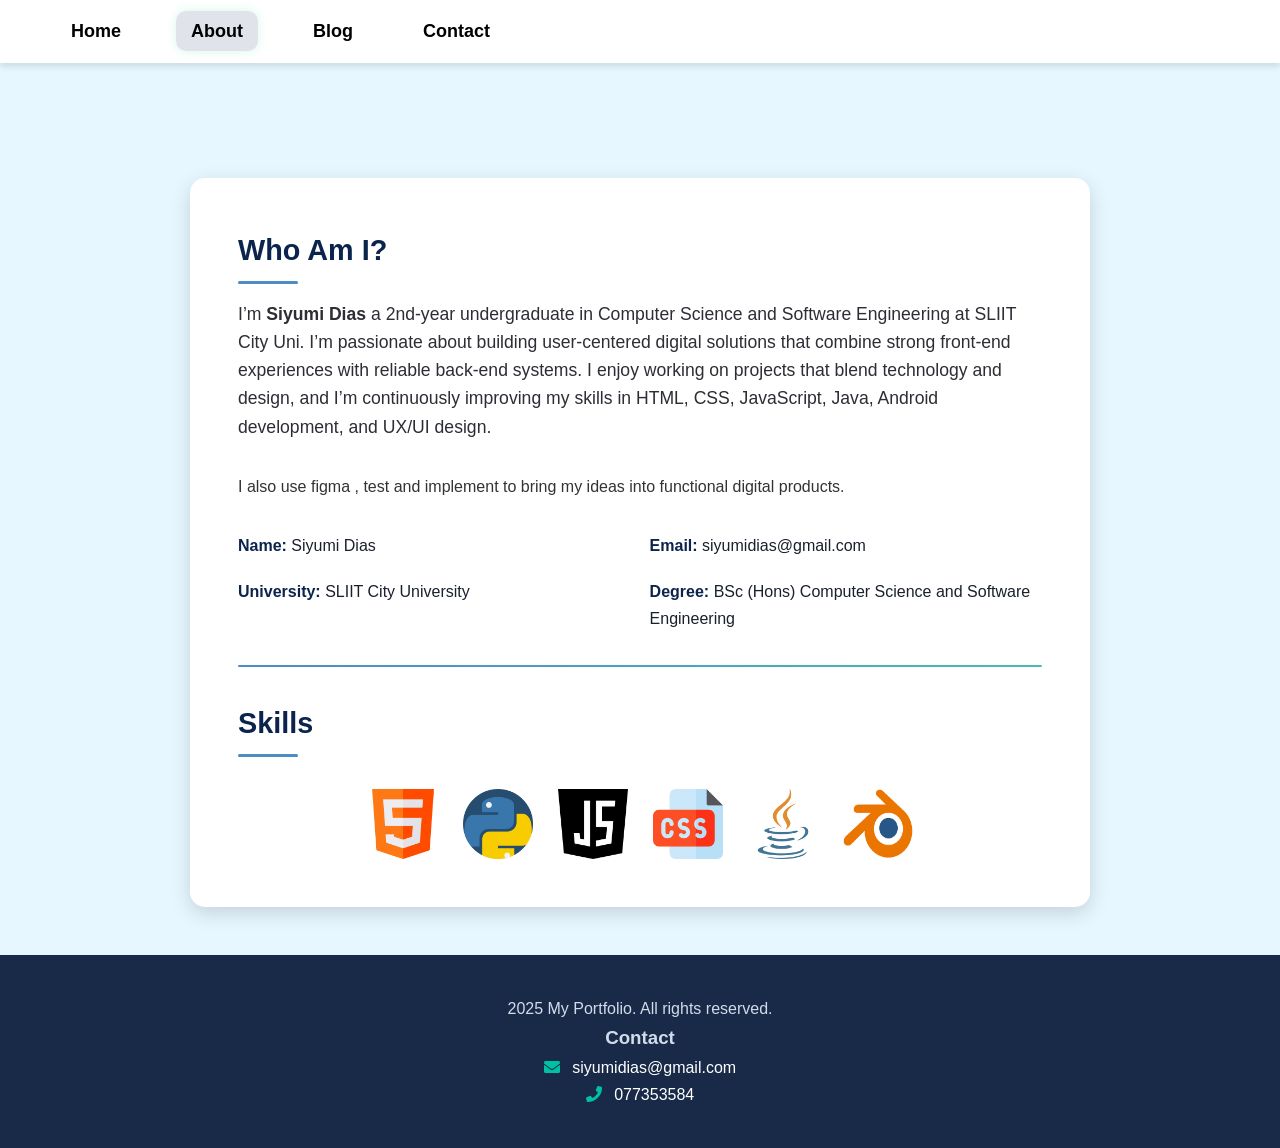
<file: about.html>
<!DOCTYPE html>
<html lang="en">

<head>
  <meta charset="UTF-8">
  <meta name="viewport" content="width=device-width, initial-scale=1.0">
  <title>About Me</title>
  <link rel="stylesheet" href="stylesheet.css">
  <link rel="stylesheet" href="https://cdnjs.cloudflare.com/ajax/libs/font-awesome/5.15.4/css/all.min.css">
</head>

<body>
  <!--  Navbar -->
  <header class="site-header">

    <nav class="main-nav">
      <ul>
        <li><a href="home.html" class="nav-link">Home</a></li>
        <li><a href="about.html" class="nav-link active">About</a></li>
        <li><a href="blog.html" class="nav-link">Blog</a></li>
        <li><a href="contact.html" class="nav-link">Contact</a></li>
      </ul>
    </nav>
  </header>

  <!--  About Section -->
  <section class="skills">
    <h3>Who Am I?</h3>
    <p class="skills-description">
      I’m <strong>Siyumi Dias</strong>
      a 2nd-year undergraduate in Computer Science and Software Engineering at SLIIT City Uni.
      I’m passionate about building user-centered digital solutions that combine strong front-end experiences with
      reliable back-end systems.
      I enjoy working on projects that blend technology and design, and I’m continuously improving my skills in HTML,
      CSS, JavaScript, Java, Android development, and UX/UI design.
    </p>
    <p>I also use figma , test and implement to bring my ideas into functional
      digital products.</p>

    <div class="info-row">
      <div class="info-item"><b>Name:</b> <span>Siyumi Dias</span></div>
      <div class="info-item"><b>Email:</b> <span>siyumidias@gmail.com</span></div>
      <div class="info-item"><b>University:</b> <span>SLIIT City University</span></div>
      <div class="info-item"><b>Degree:</b> <span>BSc (Hons) Computer Science and Software Engineering</span></div>
    </div>

    <hr class="divider">

    <h3>Skills</h3>
    <div class="image-gallery">
      <img src="html.png" alt="HTML" class="small-image">
      <img src="python.png" alt="Python" class="small-image">
      <img src="java-script.png" alt="JavaScript" class="small-image">
      <img src="css.png" alt="CSS" class="small-image">
      <img src="java.png" alt="Java" class="small-image">
      <img src="blender.png" alt="Blender" class="small-image">

    </div>
  </section>
  <!-- A. HTML5 Structure: Footer -->
  <footer class="site-footer">
    <p>2025 My Portfolio. All rights reserved.</p>
    <h3>Contact</h3>
    <p>
      <i class="fas fa-envelope"></i>
      <a href="mailto:siyumidias@gmail.com">siyumidias@gmail.com</a>
    </p>
    <p>
      <i class="fas fa-phone"></i>
      <a href="tel:077353584">077353584</a>
    </p>
  </footer>
</body>

</html>
</file>
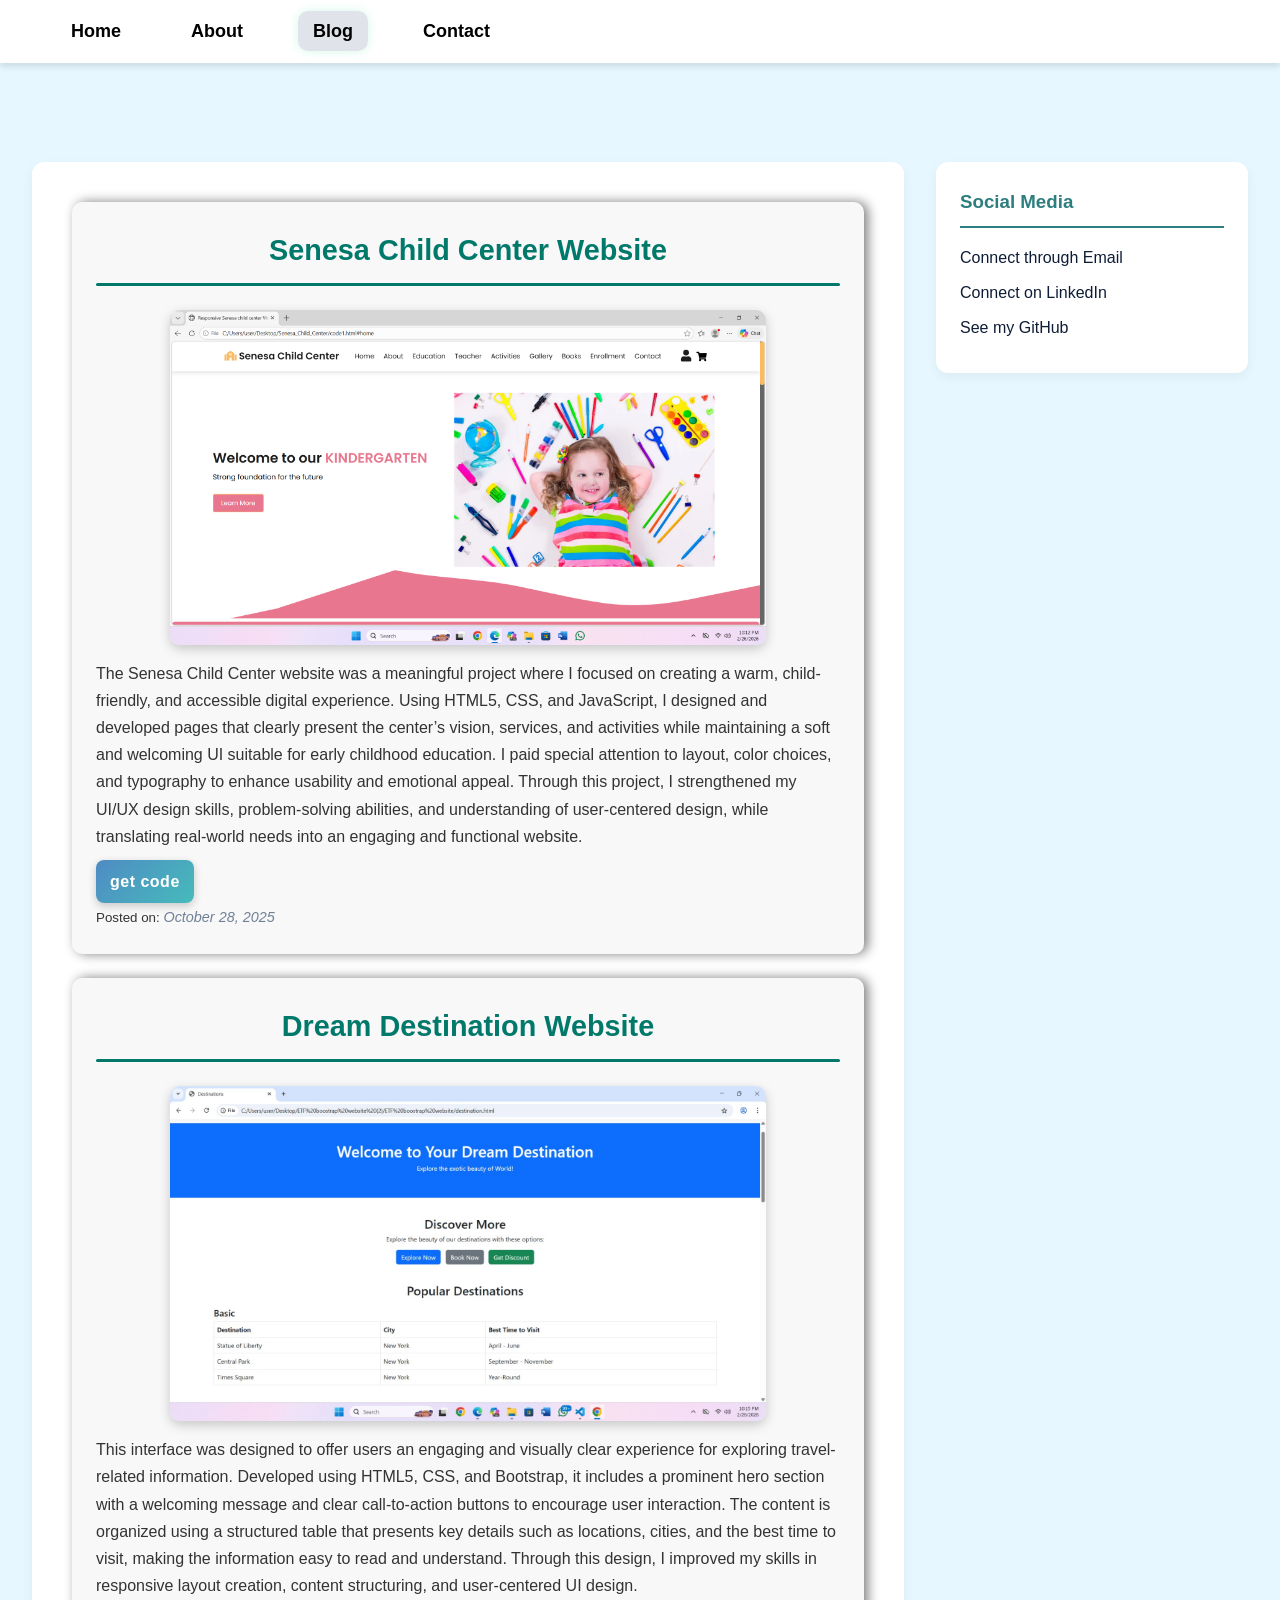
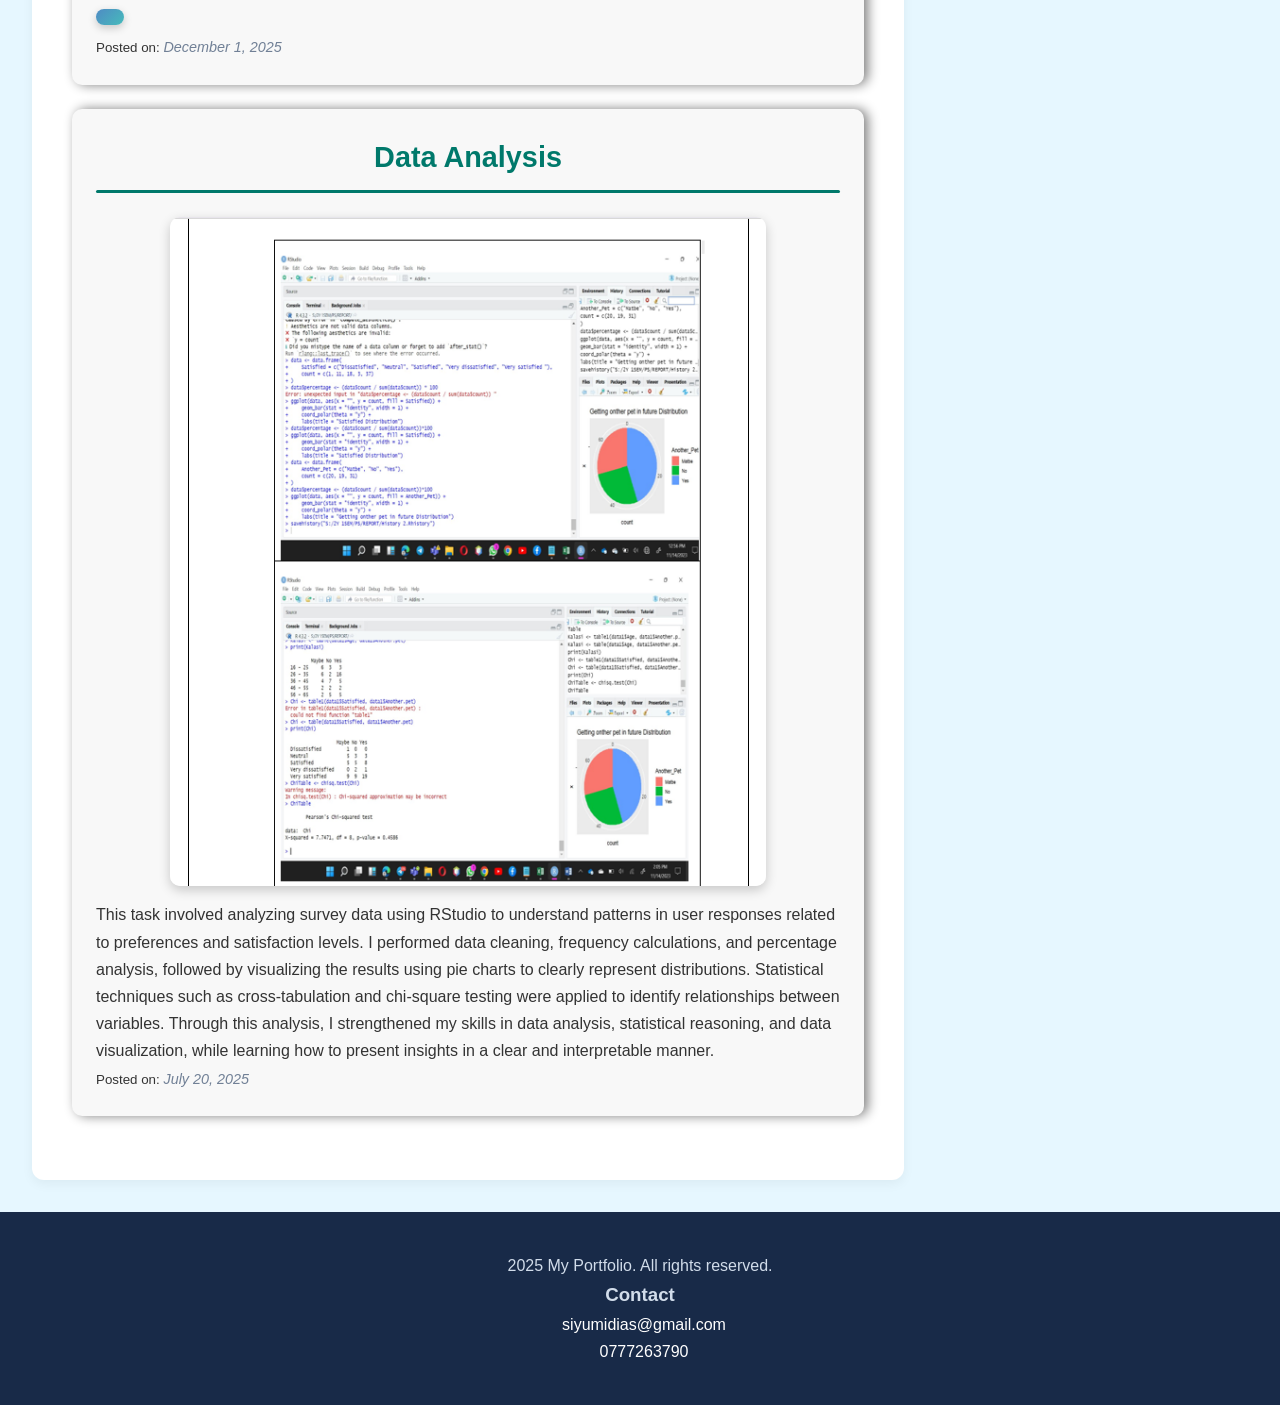
<file: blog.html>
<!DOCTYPE html>
<html lang="en">

<head>
    <meta charset="UTF-8">
    <meta name="viewport" content="width=device-width, initial-scale=1.0">
    <title>Blog</title>
    <link rel="stylesheet" href="stylesheet.css">
</head>

<body>

    <!-- Header -->
    <header class="site-header">

        <nav class="main-nav">
            <ul>
                <li><a href="home.html" class="nav-link">Home</a></li>
                <li><a href="about.html" class="nav-link">About</a></li>
                <li><a href="blog.html" class="nav-link active">Blog</a></li>
                <li><a href="contact.html" class="nav-link">Contact</a></li>
            </ul>
        </nav>
    </header>

    <div class="main-container">

        <!-- Main Content -->
        <main id="main-content">
            <section id="blog">

                <!-- Blog Post 1 -->
                <article class="blog-post">

                    <h3>Senesa Child Center Website</h3>
                    <img src="blog2.png" alt="climacast Feedback" class="blog-img">
                    <p>The Senesa Child Center website was a meaningful project where I focused on creating a warm,
                        child-friendly, and accessible digital experience.
                        Using HTML5, CSS, and JavaScript, I designed and developed pages that clearly present the
                        center’s vision, services, and activities while maintaining a soft and welcoming UI suitable for
                        early childhood education.
                        I paid special attention to layout, color choices, and typography to enhance usability and
                        emotional appeal.
                        Through this project, I strengthened my UI/UX design skills, problem-solving abilities, and
                        understanding of user-centered design, while translating real-world needs into an engaging and
                        functional website.</p>
                    <div class="code-box">
                        <a href="https://github.com/Linuka1/Senesa_Child_Center" target="_blank">get code</a>
                    </div>

                    <!-- Using the <time> element with datetime -->
                    <p><small>Posted on: <time datetime="2025-10-31">October 28, 2025</time></small></p>
                </article>
                <!-- Blog Post 2 -->
                <article class="blog-post">

                    <h3>Dream Destination Website</h3>
                    <img src="blog1.jpeg" alt="climacast Feedback" class="blog-img">
                    <p>This interface was designed to offer users an engaging and visually clear experience for
                        exploring travel-related information. Developed using HTML5, CSS, and Bootstrap, it includes a
                        prominent hero section with a welcoming message and clear call-to-action buttons to encourage
                        user interaction. The content is organized using a structured table that presents key details
                        such as locations, cities, and the best time to visit, making the information easy to read and
                        understand. Through this design, I improved my skills in responsive layout creation, content
                        structuring, and user-centered UI design.</p>
                    <div class="code-box">
                    </div>

                    <!-- Using the <time> element with datetime -->
                    <p><small>Posted on: <time datetime="2025-12-01">December 1, 2025</time></small></p>
                </article>

                <!-- Blog Post 3 -->
                <article class="blog-post">
                    <h3>Data Analysis</h3>
                    <img src="blog3.png" alt="climacast Feedback" class="blog-img">
                    <p>This task involved analyzing survey data using RStudio to understand patterns in user responses
                        related to preferences and satisfaction levels. I performed data cleaning, frequency
                        calculations, and percentage analysis, followed by visualizing the results using pie charts to
                        clearly represent distributions. Statistical techniques such as cross-tabulation and chi-square
                        testing were applied to identify relationships between variables. Through this analysis, I
                        strengthened my skills in data analysis, statistical reasoning, and data visualization, while
                        learning how to present insights in a clear and interpretable manner. </p>

                    <p><small>Posted on: <time datetime="2025-07-20">July 20, 2025</time></small></p>
                </article>
            </section>
        </main>

        <!-- A. HTML5 Structure: Aside (Sidebar) -->
        <aside id="sidebar">
            <h3>Social Media</h3>
            <ul>
                <li><a href="mailto:siyumidias@gmail.com">Connect through Email</a></li>
                <li><a href="https://linkedin.com/in/siyumi-dias-a96156386" target="_blank">Connect on LinkedIn</a></li>
                <li><a href="https://github.com/Linuka1" target="_blank">See my GitHub</a></li>
            </ul>
        </aside>

    </div>

    <!-- A. HTML5 Structure: Footer -->
    <footer class="site-footer">
        <p>2025 My Portfolio. All rights reserved.</p>
        <h3>Contact</h3>
        <p>
            <i class="fas fa-envelope"></i>
            <a href="mailto:siyumidias@gmail.com">siyumidias@gmail.com</a>
        </p>
        <p>
            <i class="fas fa-phone"></i>
            <a href="tel:0777263790">0777263790</a>
        </p>
    </footer>
</body>

</html>
</file>
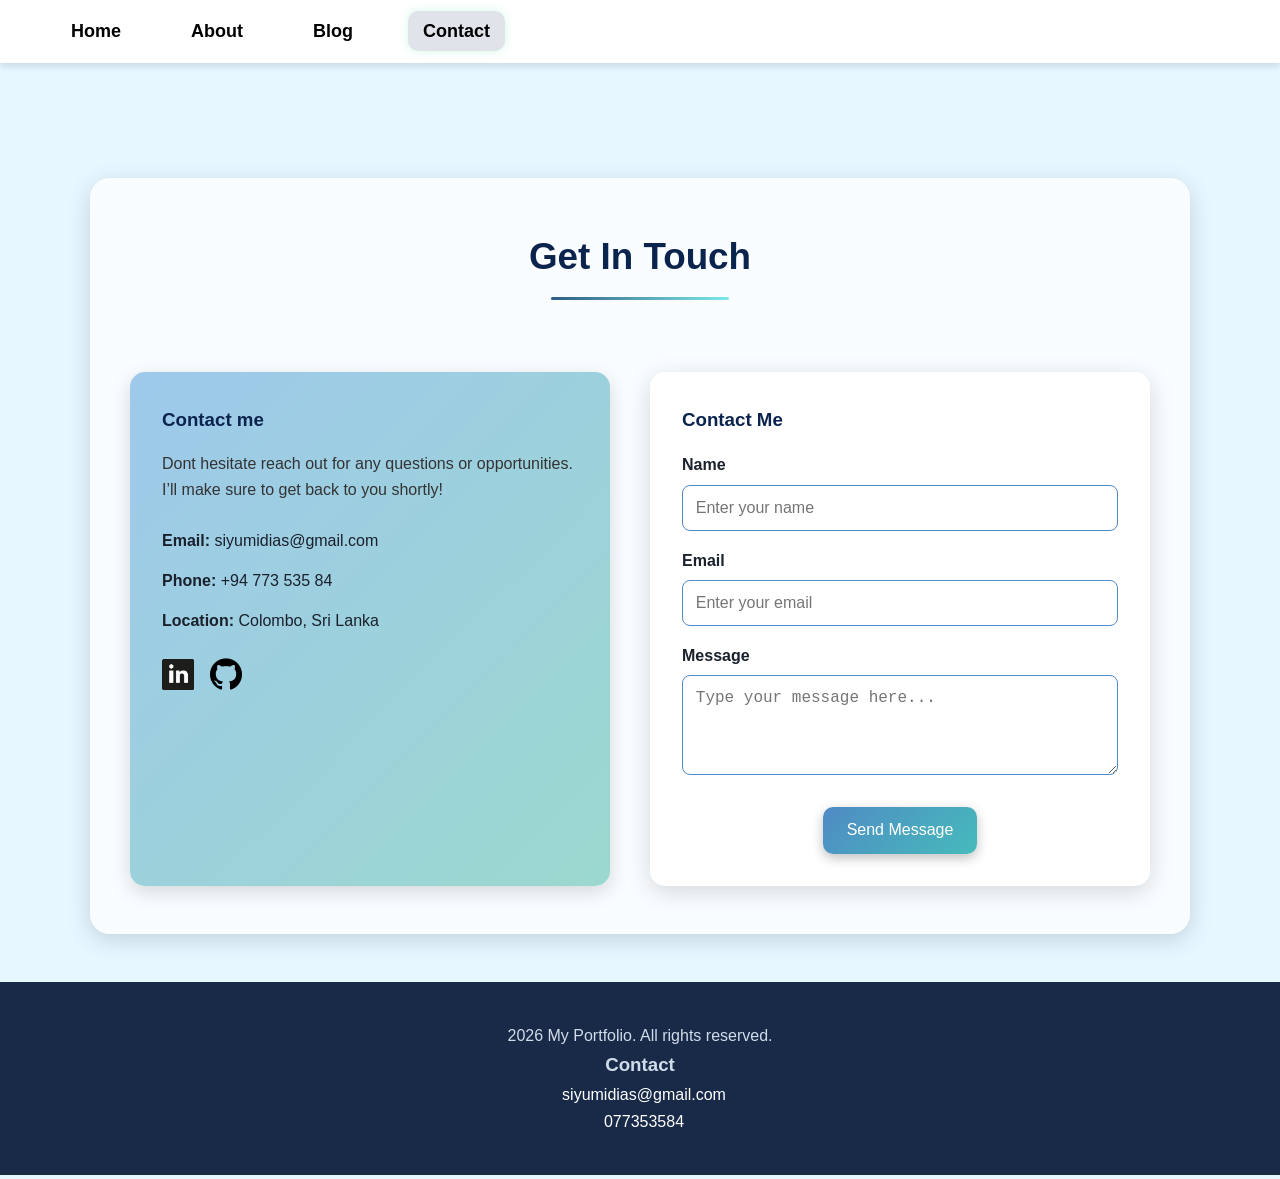
<file: contact.html>
<!DOCTYPE html>
<html lang="en">

<head>
    <meta charset="UTF-8">
    <meta name="viewport" content="width=device-width, initial-scale=1.0">
    <title>Contact</title>
    <link rel="stylesheet" href="stylesheet.css">
</head>

<body>
    <header class="site-header">

        <nav class="main-nav">
            <ul>
                <li><a href="home.html" class="nav-link">Home</a></li>
                <li><a href="about.html" class="nav-link">About</a></li>
                <li><a href="blog.html" class="nav-link ">Blog</a></li>
                <li><a href="contact.html" class="nav-link active">Contact</a></li>
            </ul>
        </nav>
    </header>
    <main>
        <section class="contact-section">
            <h2 class="contact-title">Get In Touch</h2>
            <div class="contact-container">
                <!-- Left Side: Contact Info -->
                <div class="contact-info">
                    <h3>Contact me</h3>
                    <p>Dont hesitate reach out for any questions or opportunities. I’ll make sure to get back to you
                        shortly!</p>

                    <ul class="info-list">
                        <li><strong>Email:</strong> siyumidias@gmail.com</li>
                        <li><strong>Phone:</strong> +94 773 535 84</li>
                        <li><strong>Location:</strong> Colombo, Sri Lanka</li>
                    </ul>

                    <div class="social-icons">
                        <a href="http://linkedin.com/in/siyumi-dias-a96156386"><img src="linkedin.jpg"
                                alt="linkedin"></a>
                        <a href="https://github.com/dashboard"><img src="github.png" alt="github"></a>
                    </div>
                </div>

                <!-- Right Side: Contact Form -->
                <div class="contact-form">
                    <h3>Contact Me</h3>
                    <form method="post">
                        <label for="name">Name</label>
                        <input type="text" id="name" name="name" required placeholder="Enter your name">

                        <label for="email">Email</label>
                        <input type="email" id="email" name="email" required placeholder="Enter your email">

                        <label for="message">Message</label>
                        <textarea id="message" name="message" rows="4" required
                            placeholder="Type your message here..."></textarea>

                        <button type="submit" class="send-btn">Send Message</button>
                    </form>
                </div>
            </div>
        </section>
    </main>

    <!-- A. HTML5 Structure: Footer -->
    <footer class="site-footer">
        <p>2026 My Portfolio. All rights reserved.</p>
        <h3>Contact</h3>
        <p>
            <i class="fas fa-envelope"></i>
            <a href="mailto:siyumidias@gmail.com">siyumidias@gmail.com</a>
        </p>
        <p>
            <i class="fas fa-phone"></i>
            <a href="tel:077353584">077353584</a>
        </p>
    </footer>
</body>

</html>
</file>
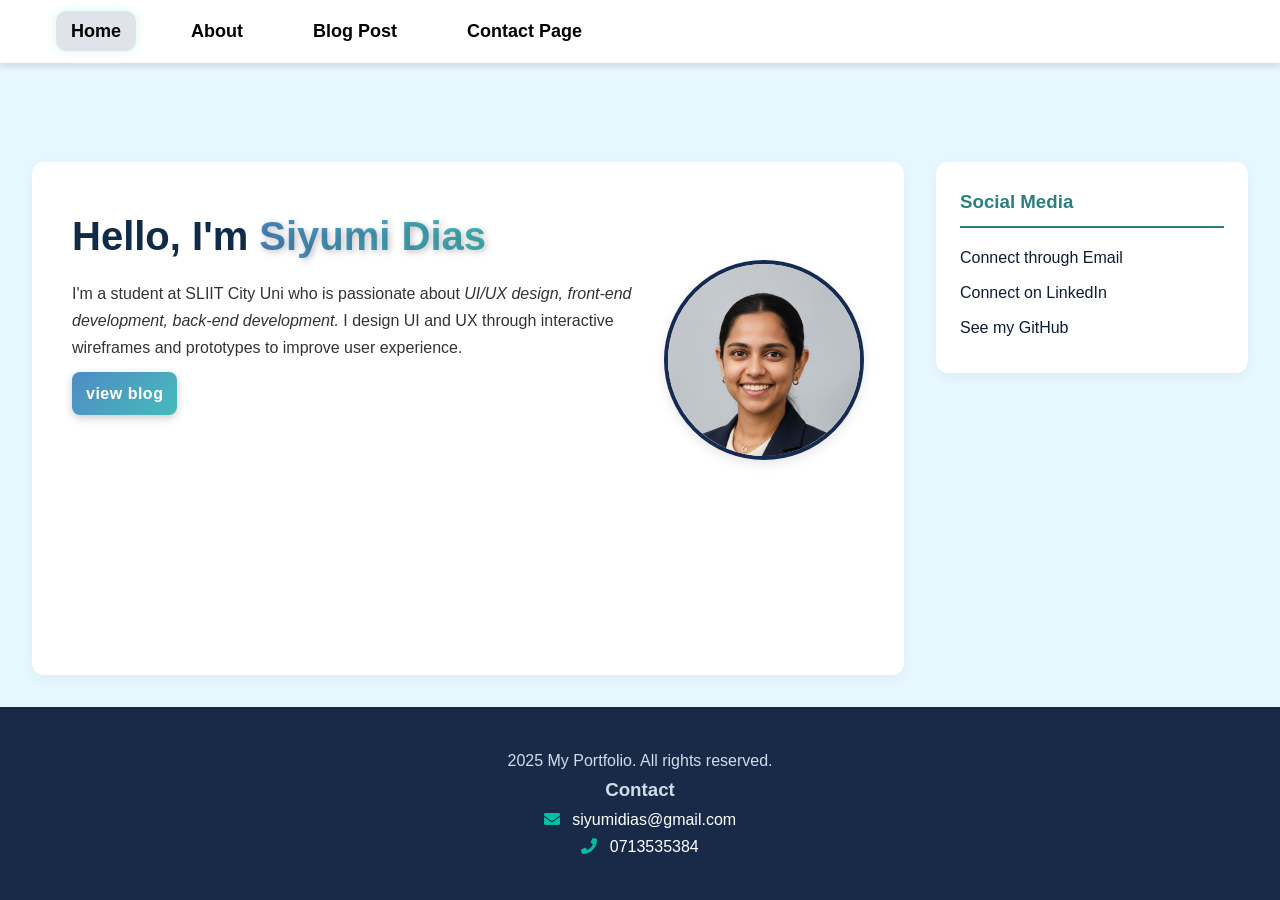
<file: home.html>
<!DOCTYPE html>
<html lang="en">

<head>
    <meta charset="UTF-8">
    <meta name="viewport" content="width=device-width, initial-scale=1.0">
    <title>Home</title>
    <link rel="stylesheet" href="stylesheet.css">
    <link rel="stylesheet" href="https://cdnjs.cloudflare.com/ajax/libs/font-awesome/5.15.4/css/all.min.css">
    <style>
        .typewriter {
            font-family: monospace;
            overflow: hidden;
            border-right: none;
            /* Remove the caret */
            white-space: nowrap;
            margin: 0 auto;
            letter-spacing: normal;
            /* Reset letter spacing */
            animation: none;
            /* Disable any animation */
        }

        @keyframes typing {
            from {
                width: 0;
            }

            to {
                width: 100%;
            }
        }

        @keyframes blink-caret {

            from,
            to {
                border-color: transparent;
            }

            50% {
                border-color: orange;
            }
        }
    </style>
</head>

<body>
    <header class="site-header">

        <nav class="main-nav">
            <ul>
                <li><a href="home.html" class="active">Home</a></li>
                <li><a href="about.html">About</a></li>
                <li><a href="blog.html">Blog Post</a></li>
                <li><a href="contact.html">Contact Page</a></li>
            </ul>
        </nav>
    </header>
    <div class="main-container"> <!--Main Content -->
        <main id="main-content">

            <h1>Hello, I'm <span>Siyumi Dias</span></h1>
            <div id="about">
                <img src="Siyumi.jpeg" alt="photo" class="profile-pic">
                <p> I'm a student at SLIIT City Uni who is passionate about <em>UI/UX design, front-end development,
                        back-end development.</em> I design UI and UX through interactive wireframes and prototypes to
                    improve user experience. </p>
                <div class="code-box">
                    <a href="blog.html">view blog</a>
                </div>
            </div>
        </main> <!--Sidebar -->
        <aside id="sidebar">
            <h3>Social Media</h3>
            <ul>
                <li><a href="mailto:siyumidias@gmail.com" target="_blank">Connect through Email</a></li>
                <li><a href="http://linkedin.com/in/siyumi-dias-a96156386" target="_blank">Connect on LinkedIn</a></li>
                <li><a href="https://github.com/dashboard" target="_blank">See my GitHub</a></li>
            </ul>
        </aside>
    </div> <!--Footer -->
    <footer class="site-footer">
        <p>2025 My Portfolio. All rights reserved.</p>
        <h3>Contact</h3>
        <p>
            <i class="fas fa-envelope"></i>
            <a href="mailto:siyumidias@gmail.com">siyumidias@gmail.com</a>
        </p>
        <p>
            <i class="fas fa-phone"></i>
            <a href="tel:0713535384">0713535384</a>
        </p>
    </footer>
</body>

</html>
</file>
<file: stylesheet.css>
/* Root Variables */
/* 1. CSS Variables */
/*2. Color Palette including semi transparent*/
/*14.border variables*/
/*20.specificity with variables*/
:root {
  --primary-color: #6388c8;
  --secondary-color: #0e1d36;
  --tertiary-color: #152b51;
  --background-color: #d9edfb;
  --card-bg: #ffffff;
  --text-color: #1a202c;
  --footer-bg: #182a48;
  --shadow-color: rgba(0, 0, 0, 0.05);
  --shadow-hover: rgba(0, 0, 0, 0.1);
  --bg: #0b244d;
  --accent: #e0e4ea;
  --accent-2: #4f8bc4;
  --accent-3: #46bbbb;
  --radius: 10px;
  --transition: 240ms ease;
  --font-main: "Inter", sans-serif;
}

/*  Reset + Base */
* {
  margin: 0;
  padding: 0;
  box-sizing: border-box;
}

html {
  scroll-behavior: smooth;
}

body {
  font-family: Arial, sans-serif;
  margin: 0;
  padding: 0;
  background-color: #e6f7ff;
  color: #333;
  line-height: 1.7;
  display: flex;
  flex-direction: column;
  min-height: 100vh;
  padding-top: 90px;
}

/*  Navbar */
/*3.shadows , 7.	User action pseudo class, 16.gradients , 19.animation*/
.header {
  width: 100%;
  background: linear-gradient(135deg, var(--bg), #1a2436);
  backdrop-filter: blur(10px);
  border-bottom: 1px solid rgba(255, 255, 255, 0.1);
  padding: 25px 2rem;
  position: fixed;
  top: 0;
  left: 0;
  z-index: 1000;
  box-shadow: 0 4px 10px rgba(0, 0, 0, 0.4);
  display: flex;
  justify-content: space-between;
  align-items: center;
  flex-wrap: wrap;
  animation: slideInDown 0.5s ease-out;
}

.header h1 {
  font-family: Arial, Helvetica, sans-serif;
  color: var(--accent);
}

.main-nav ul {
  list-style: none;
  display: flex;
  flex-wrap: wrap;
  gap: 1rem;
  margin: 0;
  padding: 0;
}

/*13.relational selectors (child > )*/
.main-nav>ul>li {
  margin-left: 1.5rem;
  display: inline;
}

/*4.Text effects*/
.main-nav a {
  text-decoration: none;
  color: var(--accent);
  font-weight: 600;
  padding: 10px 15px;
  font-size: 18px;
  border-radius: var(--radius);
  transition: background-color 0.3s ease, color 0.3s ease, transform 0.3s ease;
}

.main-nav a:hover {
  /* 7. User Action Pseudo-class (:hover) */
  background: linear-gradient(135deg, var(--accent-2), var(--accent-3));
  color: #fff;
  box-shadow: 0 0 15px rgba(9, 11, 105, 0.3);
  transform: translateY(-3px) scale(1.05);
  /*17. Transforms */
}

/* 10. Negation Pseudo-class (:not()) */
.main-nav a:not(.active):hover {
  color: var(--secondary-color);
}

.main-nav a.active {
  background: var(--accent);
  color: var(--bg);
  box-shadow: 0 0 10px rgba(110, 231, 183, 0.3);
}

/* Modern Navbar Styling */
header {
  background-color: #ffffff;
  box-shadow: 0 4px 6px rgba(0, 0, 0, 0.1);
  position: fixed;
  top: 0;
  width: 100%;
  z-index: 1000;
}

header nav {
  display: flex;
  justify-content: space-between;
  align-items: center;
  padding: 1rem 2rem;
}

header h1 {
  font-size: 1.5rem;
  color: #333;
  font-weight: bold;
}

nav ul {
  list-style: none;
  display: flex;
  gap: 1.5rem;
  margin: 0;
  padding: 0;
}

nav ul li a {
  text-decoration: none;
  color: black !important;
  /* Force text color to black */
  font-weight: 500;
  padding: 0.5rem 1rem;
  border-radius: 5px;
  transition: background-color 0.3s ease, color 0.3s ease;
}

nav ul li a:hover {
  background-color: #f0f4f8;
  color: #333;
}

nav ul li a.active {
  background-color: #0056b3;
  color: white;
}

/*  Main Layout */
.main-container {
  display: flex;
  flex: 1;
  margin: 2rem;
  gap: 2rem;
}

.main-container h1 {
  font-size: 2.5rem;
  font-weight: 700;
  color: #0f2b48;
  text-align: center;
  border-bottom: 4px solid;
  border-image: linear-gradient(to right, #4f8bc4, #46bbbb);
  display: inline-block;
  padding-bottom: 6px;
}

#main-content {
  flex: 3;
  background-color: var(--card-bg);
  padding: 2.5rem;
  border-radius: 12px;
  /*15. border radius , 14.border*/
  box-shadow: 0 4px 12px var(--shadow-color);
  animation: fadeIn 0.5s ease-in-out;
}

/*4.Text effects , 16.gradient*/
.main-container span {
  background: linear-gradient(90deg, #4f8bc4, #46bbbb);
  background-clip: text;
  color: transparent;
  text-shadow: 2px 2px 6px rgba(0, 0, 0, 0.25);
  /* soft shadow */
}

.about-card {
  background-color: var(--card-bg);
  border-radius: 15px;
  padding: 2rem;
  box-shadow: 0 4px 12px var(--shadow-color);
  text-align: center;
  animation: fadeIn 0.8s ease-in-out;
}

.about-card h1 {
  font-size: 2rem;
  color: var(--accent-2);
  margin-bottom: 0.5rem;
}

.about-card p {
  font-size: 1.1rem;
  color: var(--text-color);
  line-height: 1.6;
}

.blog-post {
  background-color: #f8f8f8;
  padding: 1.5rem;
  border-radius: 10px;
  transition: transform 0.3s cubic-bezier(0.25, 1.25, 0.5, 1),
    box-shadow 0.3s ease, background-color 0.3s ease;
  box-shadow: 4px 0px 12px gray;
  margin-bottom: 1.5rem;
}

/* 9. Structural Selectors (:last-child) */
.blog-post:last-child {
  border-bottom: none;
  margin-bottom: 1.5rem;
}

#blog h3 {
  position: relative;
  font-size: 1.8rem;
  color: #00796b;
  text-align: center;
  margin-bottom: 1.5rem;
}

/*6.	Pseudo elements with generated content in at least one place on your site */
#blog h3::after {
  content: "";
  display: block;
  width: 100%;
  /* length of line */
  height: 3px;
  /* thickness */
  background-color: #00796b;
  margin: 0.5rem auto 0;
  /* centers line under heading */
  border-radius: 2px;
}

.blog-post:hover {
  background-color: #e0f7fa;
  transform: translateY(-6px);
  box-shadow: 0 10px 25px rgba(0, 0, 0, 0.45);
}

.blog-post time {
  font-style: italic;
  color: #718096;
  /* Muted text */
  font-size: 0.9rem;
}

/*17. Transforms , 3.shadows , 16.gradients, 18.transition*/
.blog-img {
  display: block;
  width: 80%;
  max-width: 600px;
  border-radius: 10px;
  margin: 15px auto;
  box-shadow: 0 4px 12px rgba(0, 0, 0, 0.2);
  transition: transform 0.3s ease;
}

.blog-img:hover {
  transform: scale(1.03);
}

.code-box {
  display: inline-block;
  background: linear-gradient(135deg, #4f8bc4, #46bbbb);
  padding: 8px 14px;
  border-radius: 8px;
  margin-top: 10px;
  box-shadow: 0 3px 8px rgba(0, 0, 0, 0.2);
  transition: all 0.3s ease;
}

.code-box a {
  text-decoration: none;
  color: white;
  font-weight: 600;
  letter-spacing: 0.5px;
}

.code-box:hover {
  transform: translateY(-3px);
  box-shadow: 0 6px 14px rgba(70, 187, 187, 0.4);
}

#sidebar {
  flex: 1;
  background-color: var(--card-bg);
  padding: 1.5rem;
  border-radius: 12px;
  box-shadow: 0 4px 12px var(--shadow-color);
  height: fit-content;
}

#sidebar h3 {
  color: #2d7e7e;
  border-bottom: 2px solid #2d7e7e;
  padding-bottom: 0.5rem;
  font-family: var(--font-heading);
}

#sidebar ul {
  list-style: none;
  margin-top: 1rem;
}

#sidebar li {
  margin-bottom: 0.5rem;
}

#sidebar a {
  text-decoration: none;
  color: var(--secondary-color);
  transition: color 0.3s ease;
}

#sidebar a:hover {
  color: var(--primary-color);
  text-decoration: underline;
}

/*5.	Attribute selectors (minimum 2) */
#sidebar a[href*="email"]:hover {
  color: #5aa3d0;
}

#sidebar a[href*="linkedin"]:hover {
  color: #1da1f2;
}

#sidebar a[href*="github"]:hover {
  color: #0a66c2;
}

/*  Profile Image */
.profile-pic {
  width: 200px;
  height: 200px;
  border-radius: 50%;
  object-fit: cover;
  float: right;
  margin-left: 1.5rem;
  margin-bottom: 1rem;
  border: 4px solid var(--tertiary-color);
  box-shadow: 0 4px 12px var(--shadow-hover);
  margin-top: -20px;
}

/* Profile Photo Styling */
.profile-photo {
  width: 150px;
  height: 150px;
  border-radius: 50%;
  margin: 1rem 0;
  box-shadow: 0 4px 6px rgba(0, 0, 0, 0.1);
  object-fit: cover;
}

/* Info Row */
.info-row {
  display: flex;
  justify-content: space-between;
  flex-wrap: wrap;
  gap: 1.2rem;
  margin: 2rem 0;
}

.info-item {
  flex: 1 1 40%;
  font-size: 1rem;
  color: #1a202c;
}

.info-item b {
  color: #0b244d;
  font-weight: 600;
}

.divider {
  border: none;
  height: 2px;
  background: linear-gradient(to right, #4f8bc4, #46bbbb);
  margin: 2rem 0;
  border-radius: 2px;
}

/* Skills Images */
.image-gallery {
  display: flex;
  justify-content: center;
  align-items: center;
  gap: 25px;
  margin-top: 2rem;
  flex-wrap: wrap;
}

.small-image {
  width: 70px;
  height: 70px;
  transition: transform 0.3s ease, filter 0.3s ease;
}

.small-image:hover {
  transform: scale(1.2);
  filter: drop-shadow(0 5px 8px rgba(0, 0, 0, 0.2));
}

.skills {
  background: #ffffff;
  border-radius: 15px;
  padding: 3rem;
  margin: 3rem auto;
  max-width: 900px;
  box-shadow: 0 6px 20px rgba(0, 0, 0, 0.15);
  animation: fadeIn 0.8s ease-in-out;
}

.skills h3 {
  font-family: "Poppins", sans-serif;
  font-size: 1.8rem;
  color: #0b244d;
  margin-bottom: 1rem;
  position: relative;
}

.skills h3::after {
  content: "";
  display: block;
  width: 60px;
  height: 3px;
  background: #4f8bc4;
  margin-top: 6px;
  border-radius: 2px;
}

.skills-description {
  font-size: 1.1rem;
  color: #2d2d35;
  line-height: 1.6;
  margin-bottom: 2rem;
  font-weight: 250;
}

/* Contact Section */
.contact-section {
  padding: 3rem 2rem;
  background: #ffffffcc;
  border-radius: 20px;
  max-width: 1100px;
  margin: 3rem auto;
  box-shadow: 0 6px 25px rgba(0, 0, 0, 0.15);
  animation: fadeIn 0.8s ease-in-out;
}

/*Title */
.contact-title {
  font-size: 2.3rem;
  text-align: center;
  color: #0b244d;
  font-family: Arial, Helvetica, sans-serif;
  margin-bottom: 1.5rem;
  position: relative;
  display: inline-block;
  left: 50%;
  transform: translateX(-50%);
}

.contact-title::after {
  content: "";
  display: block;
  width: 80%;
  height: 3px;
  background: linear-gradient(135deg, #2e5c87, #7deaea);
  margin: 0.5rem auto 1rem;
  border-radius: 3px;
}

/* Contact Container */
.contact-container {
  display: flex;
  flex-wrap: wrap;
  justify-content: center;
  gap: 2.5rem;
  margin-top: 2rem;
}

/*Contact Info Box */
.contact-info {
  background: linear-gradient(135deg, #9ec9eb, #9bd8ce);
  border-radius: 15px;
  box-shadow: 0 6px 20px rgba(0, 0, 0, 0.15);
  padding: 2rem;
  flex: 1 1 350px;
  max-width: 480px;
}

.contact-info h3 {
  color: #0b244d;
  margin-bottom: 1rem;
}

.contact-info p {
  color: #333;
  margin-bottom: 1.5rem;
  line-height: 1.6;
}

.info-list {
  list-style: none;
  padding: 0;
  margin-bottom: 1.5rem;
}

.info-list li {
  margin: 0.8rem 0;
  font-weight: 500;
  color: #1a202c;
}

/* Social Icons */
.social-icons a img {
  width: 32px;
  margin-right: 12px;
  transition: transform 0.3s ease, filter 0.3s ease;
}

.social-icons a img:hover {
  transform: scale(1.15);
  filter: drop-shadow(0 0 5px #46bbbb);
}

/* Contact Form */
.contact-form {
  background: #ffffff;
  border-radius: 15px;
  box-shadow: 0 6px 25px rgba(0, 0, 0, 0.15);
  padding: 2rem;
  flex: 1 1 350px;
  max-width: 500px;
}

.contact-form h3 {
  color: #0b244d;
  margin-bottom: 1rem;
}

.contact-form label {
  display: block;
  margin-top: 1rem;
  color: #1a202c;
  font-weight: 600;
}

.contact-form input,
.contact-form textarea {
  width: 100%;
  padding: 0.8rem;
  margin-top: 0.4rem;
  border-radius: 8px;
  border: 1.5px solid #4f8bc4;
  font-size: 1rem;
  outline: none;
  transition: 0.3s ease;
}

/*12.validity psuedo class*/
.contact-form input:focus,
.contact-form textarea:focus {
  border-color: #46bbbb;
  box-shadow: 0 0 10px rgba(70, 187, 187, 0.3);
}

/* Button */
.send-btn {
  background: linear-gradient(135deg, #4f8bc4, #46bbbb);
  color: #fff;
  padding: 0.9rem 1.5rem;
  border: none;
  border-radius: 10px;
  font-size: 1rem;
  cursor: pointer;
  display: block;
  margin: 1.5rem auto 0;
  transition: all 0.3s ease;
  box-shadow: 0 4px 12px rgba(0, 0, 0, 0.25);
}

.send-btn:hover {
  transform: translateY(-3px);
  box-shadow: 0 6px 20px rgba(70, 187, 187, 0.5);
}

/* Footer */
.site-footer {
  text-align: center;
  padding: 2.5rem;
  background-color: var(--footer-bg);
  color: #d1dcea;
  margin-top: auto;
}

.site-footer i {
  margin-right: 8px;
  color: #00bfa5;
}

.site-footer a {
  color: #ffffff;
  text-decoration: none;
}

/*  19.Animation */
@keyframes fadeIn {
  from {
    opacity: 0;
    transform: translateY(15px);
  }

  to {
    opacity: 1;
    transform: translateY(0);
  }
}

/* Responsive */
@media (max-width: 768px) {
  .navbar ul {
    flex-direction: column;
    gap: 1rem;
  }

  .contact-container {
    flex-direction: column;
    align-items: center;
  }

  .contact-section {
    margin: 2rem 1rem;
    padding: 2rem;
  }
}

/*  19.Animations */
@keyframes fadeIn {
  from {
    opacity: 0;
    transform: translateY(10px);
  }

  to {
    opacity: 1;
    transform: translateY(0);
  }
}

@keyframes slideInDown {
  from {
    opacity: 0;
    transform: translateY(-20px);
  }

  to {
    opacity: 1;
    transform: translateY(0);
  }
}

/* Responsive Adjustments */
@media (max-width: 900px) {
  .main-container {
    flex-direction: column;
    margin: 1rem;
    gap: 1rem;
  }

  #main-content,
  #sidebar {
    width: 100%;
  }
}

@media (max-width: 601px) {
  .site-header {
    position: static;
    flex-direction: column;
    text-align: center;
    padding: 1rem;
    box-shadow: none;
  }

  .main-nav ul {
    flex-direction: column;
    align-items: center;
    gap: 0.6rem;
    padding: 0;
    margin-top: 0.5rem;
  }

  .main-nav a {
    font-size: 15px;
    padding: 0.4rem 1rem;
    width: 100%;
    max-width: 220px;
    border-radius: 6px;
  }
}

@media (min-width: 902px) {
  body {
    padding-top: 130px;
  }
}
</file>
